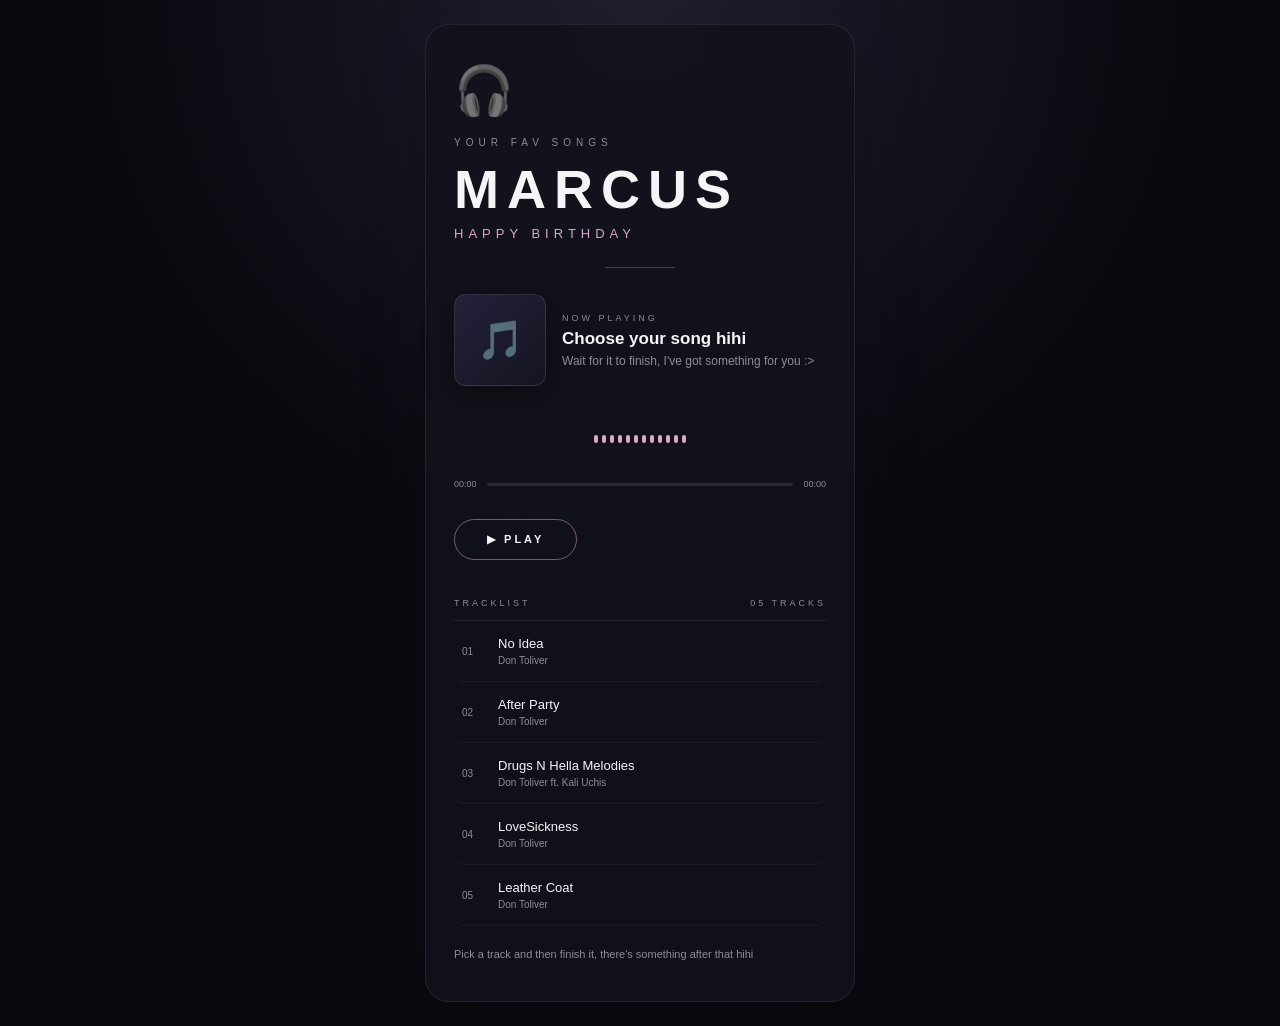
<file: index.html>
<!DOCTYPE html>
<html lang="en">
<head>
  <meta charset="UTF-8">
  <meta name="viewport" content="width=device-width, initial-scale=1.0">

  <title>Marcus   Birthday </title>

  <meta
    name="description"
    content="A little birthday mix made just for Marcus ♡"
  >
  <meta property="og:title" content="Marcus Birthday ">
  <meta
    property="og:description"
    content="A lil bday surprise for you♡"
  >
  <meta property="og:type" content="website">

  <link rel="stylesheet" href="style.css">
</head>

<body>

  <main class="player">

    <div class="headphones">🎧</div>

    <p class="small-label">YOUR FAV SONGS</p>

    <h1>MARCUS</h1>

    <p class="subtitle">HAPPY BIRTHDAY</p>

    <div class="divider"></div>

    <div class="album">

      <div class="album-art" id="albumArt">
        🎵
      </div>

      <div class="song-info">

        <p class="now-playing">NOW PLAYING</p>

        <h2 id="songTitle">
          Choose your song hihi
        </h2>

        <p id="artistName">
          Wait for it to finish, I've got something for you :>   
        </p>

      </div>

    </div>

    <div class="equalizer" id="equalizer">

      <span></span>
      <span></span>
      <span></span>
      <span></span>
      <span></span>
      <span></span>
      <span></span>
      <span></span>
      <span></span>
      <span></span>
      <span></span>
      <span></span>

    </div>

    <div class="track-info">

<span id="currentTime">00:00</span>

<div class="progress">
  <div
    class="progress-bar"
    id="progressBar"
  ></div>
</div>

<span id="duration">00:00</span>

    </div>

<button id="startButton">
  ▶ PLAY
</button>

    <audio id="audioPlayer"></audio>
    
<div id="wishArea" class="wish-area hidden">

  <div class="mic-icon">🎂</div>

  <h3>MAKE A WISH</h3>

  <p id="wishText">
    Say somethin on the mic LOL<br>
    you'll see my letter after that
  </p>

  <button id="micButton">
    START MICROPHONE
  </button>

  <div id="micStatus" class="mic-status">
    Microphone is waiting...
  </div>

</div>


<section class="tracklist">

  <div class="tracklist-header">
    <span>TRACKLIST</span>
    <span>05 TRACKS</span>
  </div>


  <div
    class="track"
    data-title="No Idea"
    data-artist="Don Toliver"
    data-number="01"
    data-audio="no-idea.mp3"
  >

    <span class="track-number">01</span>

    <div class="track-details">
      <strong>No Idea</strong>
      <small>Don Toliver</small>
    </div>

    <span class="track-play">▶</span>

  </div>


  <div
    class="track"
    data-title="After Party"
    data-artist="Don Toliver"
    data-number="02"
    data-audio="after-party.mp3"
  >

    <span class="track-number">02</span>

    <div class="track-details">
      <strong>After Party</strong>
      <small>Don Toliver</small>
    </div>

    <span class="track-play">▶</span>

  </div>


  <div
    class="track"
    data-title="Drugs N Hella Melodies"
    data-artist="Don Toliver ft. Kali Uchis"
    data-number="03"
    data-audio="drugs-n-hella-melodies.mp3"
  >

    <span class="track-number">03</span>

    <div class="track-details">
      <strong>Drugs N Hella Melodies</strong>
      <small>Don Toliver ft. Kali Uchis</small>
    </div>

    <span class="track-play">▶</span>

  </div>


  <div
    class="track"
    data-title="LoveSickness"
    data-artist="Don Toliver"
    data-number="04"
    data-audio="lovesickness.mp3"
  >

    <span class="track-number">04</span>

    <div class="track-details">
      <strong>LoveSickness</strong>
      <small>Don Toliver</small>
    </div>

    <span class="track-play">▶</span>

  </div>


  <div
    class="track"
    data-title="Leather Coat"
    data-artist="Don Toliver"
    data-number="05"
    data-audio="leather-coat.mp3"
  >

    <span class="track-number">05</span>

    <div class="track-details">
      <strong>Leather Coat</strong>
      <small>Don Toliver</small>
    </div>

    <span class="track-play">▶</span>

  </div>

</section>

    <p class="hint">
      Pick a track and then finish it, there's something after that hihi
    </p>

  </main>


  <script src="script.js"></script>

</body>
</html>
</file>
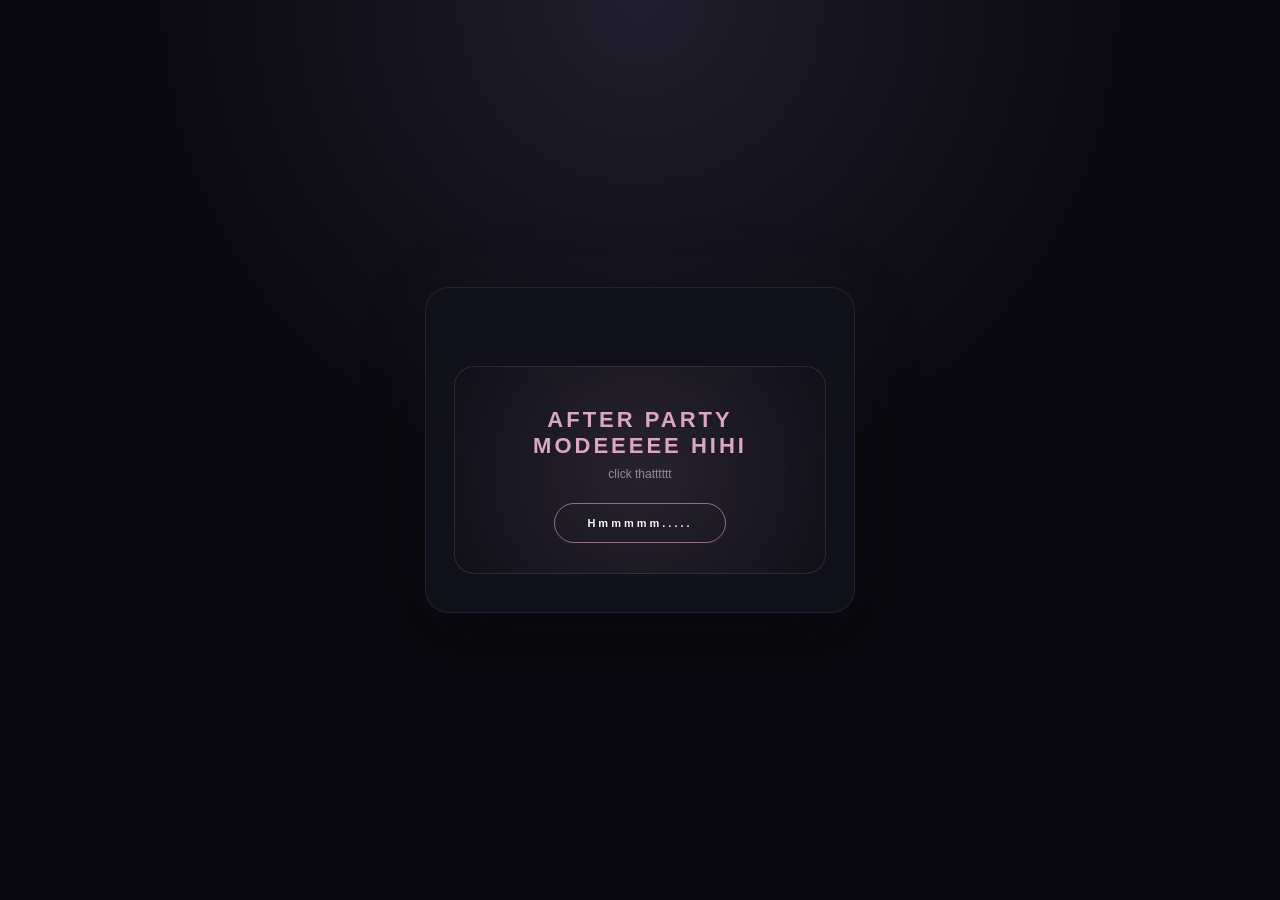
<file: after-party.html>
<!DOCTYPE html>
<html lang="en">

<head>

  <meta charset="UTF-8">

  <meta
    name="viewport"
    content="width=device-width, initial-scale=1.0"
  >

  <title> ummmm.... </title>

  <link
    rel="stylesheet"
    href="style.css"
  >

</head>


<body>

  <main class="player">


    <section
      id="afterPartySection"
      class="after-party-section"
    >

      <p class="after-party-label">
       
      </p>

      <h3>
        AFTER PARTY MODEEEEE HIHI
      </h3>

      <p class="after-party-subtitle">
        click thatttttt 
      </p>

      <button
        id="afterPartyButton"
        class="after-party-button"
      >
        Hmmmmm.....
      </button>


      <div
        id="capybaraContainer"
        class="capybara-container"
      >

        <div class="capybara">
          🦫
        </div>

        <p>
          you said that you're always hyped with this capybara meme
          HAHAHAHAHHAHAHAHAHA
        </p>

      </div>

    </section>

  </main>


  <script src="after-party.js"></script>

</body>

</html>
</file>
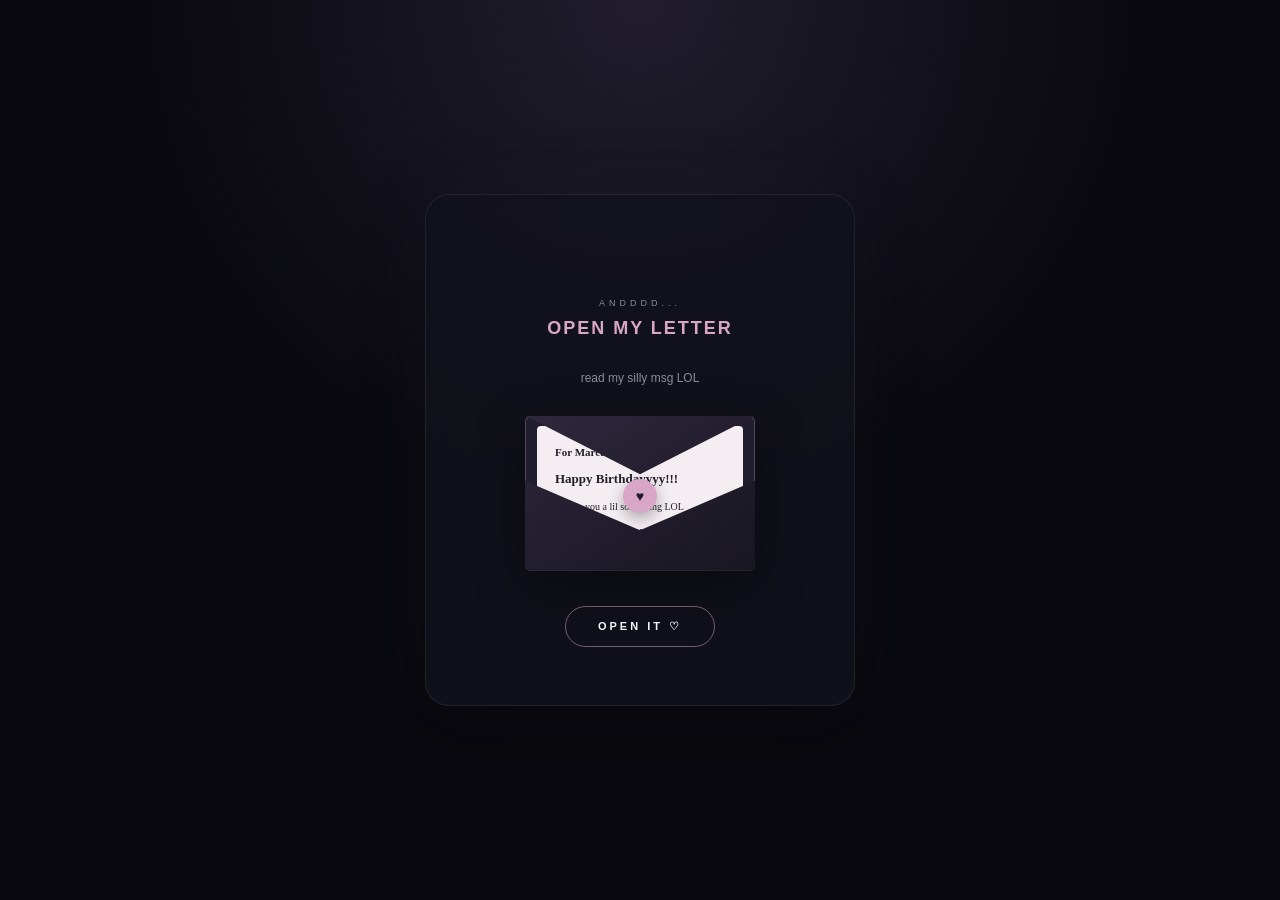
<file: letter.html>
<!DOCTYPE html>
<html lang="en">

<head>

  <meta charset="UTF-8">

  <meta
    name="viewport"
    content="width=device-width, initial-scale=1.0"
  >

  <title>For Marcus ♡</title>

  <link
    rel="stylesheet"
    href="style.css"
  >

</head>


<body>

  <main class="player">


    <section
      id="envelopeSection"
      class="envelope-section"
    >

      <div class="envelope-message">

        <p class="tiny-label">
          ANDDDD...
        </p>

        <h3>
          OPEN MY LETTER 
        </h3>

        <p>
          <br>
          read my silly msg LOL
        </p>

      </div>


      <div
        class="envelope"
        id="envelope"
      >

        <div class="envelope-back"></div>


        <div class="letter-paper">

          <div class="letter-content">

            <p class="letter-to">
              For Marcus♡
            </p>

            <h4>
              Happy Birthdayyyy!!!
            </h4>

            <p>
              I made you a lil something LOL
            </p>

            <p>
              Ts nothing crazy or anything,
              js a simple lil website I put together
              for your bday hihi
              ik you've been hella busy with school,
              work and everything else you've got goin on,
              so I'd make you something you could js
              check out whenever you get the time :>
            </p>

            <p>
              You've genuinely been a really good friend
              to me and I really appreciate all the convo
              we've had so far.
              I remembered you mentioning Don Toliver before
              sooooo I may or may not have put some of his
              songs in there.
              Had to add a lil something I knew you'd
              recognize LOL
            </p>

            <p>
              Anyway, I hope you like ittttt
              BWHAHAHAHAHAHAHAHAHAHA
              Happy birthday, Marcusss!!!
            </p>

            <p>
            P.S. Click the other button when you're done reading, I think you'll like it HAHHAHAHAHAHAHAHA
            </p>  

              
            <p class="letter-signature">
              — Ky ♡
            </p>

          </div>

        </div>


        <div class="envelope-front"></div>

        <div class="envelope-flap"></div>

        <div class="heart-seal">
          ♥
        </div>

      </div>


      <button
        id="openEnvelopeButton"
        class="open-envelope-button"
      >
        OPEN IT ♡
      </button>

<button
  id="afterPartyButton"
  class="open-envelope-button hidden"
>
  GO TO THE AFTER PARTY AHAHAHAHAHAHA
</button>
      
    </section>

  </main>


  <script src="letter.js"></script>

</body>

</html>
</file>
<file: style.css>
* {
  box-sizing: border-box;
  margin: 0;
  padding: 0;
}

:root {
  --background: #09090f;
  --card: #12121c;
  --white: #f5f5f7;
  --gray: #8d8d9a;
  --pink: #d8a7c7;
  --purple: #8f7ab8;
}

body {
  min-height: 100vh;

  background:
    radial-gradient(
      circle at top,
      rgba(143, 122, 184, 0.18),
      transparent 45%
    ),
    var(--background);

  color: var(--white);

  font-family: Arial, sans-serif;

  display: flex;
  align-items: center;
  justify-content: center;

  padding: 24px;

  overflow-x: hidden;
}

.player {
  width: 100%;
  max-width: 430px;

  padding: 38px 28px;

  background: rgba(18, 18, 28, 0.9);

  border: 1px solid rgba(255, 255, 255, 0.08);

  border-radius: 24px;

  box-shadow:
    0 20px 60px rgba(0, 0, 0, 0.45),
    0 0 80px rgba(143, 122, 184, 0.08);

  backdrop-filter: blur(12px);

  animation: appear 1s ease forwards;
}


.headphones {
  font-size: 48px;

  margin-bottom: 18px;

  animation: float 2.5s ease-in-out infinite;
}

.small-label {
  font-size: 10px;

  letter-spacing: 5px;

  color: var(--gray);

  margin-bottom: 10px;
}

h1 {
  font-size: clamp(36px, 10vw, 54px);

  letter-spacing: 8px;

  font-weight: 800;
}

.subtitle {
  margin-top: 6px;

  color: var(--pink);

  letter-spacing: 5px;

  font-size: 13px;
}

.divider {
  width: 70px;
  height: 1px;

  background: rgba(255, 255, 255, 0.2);

  margin: 26px auto;
}

.album {
  display: flex;

  align-items: center;

  gap: 16px;

  text-align: left;
}

.album-art {
  width: 92px;
  height: 92px;

  flex-shrink: 0;

  border-radius: 12px;

  display: flex;
  align-items: center;
  justify-content: center;

  font-size: 38px;

  background:
    linear-gradient(
      135deg,
      #24213b,
      #141420
    );

  border: 1px solid rgba(255, 255, 255, 0.1);

  box-shadow:
    0 8px 30px rgba(0, 0, 0, 0.4);

  transition:
    transform 0.4s ease,
    background 0.4s ease;
}

.album-art.active {
  transform: rotate(5deg) scale(1.05);
}

.song-info {
  min-width: 0;
}

.now-playing {
  font-size: 9px;

  letter-spacing: 3px;

  color: var(--gray);

  margin-bottom: 6px;
}

.song-info h2 {
  font-size: 17px;

  margin-bottom: 5px;
}

.song-info p:last-child {
  font-size: 12px;

  color: var(--gray);
}

.equalizer {
  height: 45px;

  margin: 30px auto 18px;

  display: flex;

  align-items: center;

  justify-content: center;

  gap: 4px;
}

.equalizer span {
  width: 4px;

  height: 8px;

  border-radius: 5px;

  background: var(--pink);
}

.equalizer.playing span {
  animation:
    equalize 0.7s ease-in-out infinite alternate;
}

.equalizer span:nth-child(2) {
  animation-delay: 0.1s;
}

.equalizer span:nth-child(3) {
  animation-delay: 0.25s;
}

.equalizer span:nth-child(4) {
  animation-delay: 0.15s;
}

.equalizer span:nth-child(5) {
  animation-delay: 0.35s;
}

.equalizer span:nth-child(6) {
  animation-delay: 0.2s;
}

.equalizer span:nth-child(7) {
  animation-delay: 0.4s;
}

.equalizer span:nth-child(8) {
  animation-delay: 0.15s;
}

.equalizer span:nth-child(9) {
  animation-delay: 0.3s;
}

.equalizer span:nth-child(10) {
  animation-delay: 0.45s;
}

.equalizer span:nth-child(11) {
  animation-delay: 0.25s;
}

.equalizer span:nth-child(12) {
  animation-delay: 0.5s;
}


.track-info {
  display: flex;

  align-items: center;

  gap: 10px;

  color: var(--gray);

  font-size: 9px;
}

.progress {
  height: 3px;

  flex: 1;

  background: rgba(255, 255, 255, 0.1);

  border-radius: 10px;

  overflow: hidden;
}

.progress-bar {
  width: 0%;

  height: 100%;

  background: var(--pink);

  transition: width 0.2s linear;
}


button {
  margin-top: 30px;

  padding: 13px 32px;

  border-radius: 50px;

  border: 1px solid rgba(216, 167, 199, 0.5);

  background: transparent;

  color: var(--white);

  font-size: 11px;

  font-weight: bold;

  letter-spacing: 3px;

  cursor: pointer;

  transition:
    background 0.25s ease,
    transform 0.2s ease,
    box-shadow 0.25s ease;
}

button:hover {
  background: var(--pink);

  color: #15121a;

  transform: translateY(-2px);

  box-shadow:
    0 8px 25px rgba(216, 167, 199, 0.25);
}


.tracklist {
  margin-top: 38px;

  text-align: left;
}

.tracklist-header {
  display: flex;

  justify-content: space-between;

  align-items: center;

  padding-bottom: 12px;

  border-bottom:
    1px solid rgba(255, 255, 255, 0.08);

  font-size: 9px;

  letter-spacing: 3px;

  color: var(--gray);
}

.track {
  display: flex;

  align-items: center;

  gap: 14px;

  padding: 15px 8px;

  border-bottom:
    1px solid rgba(255, 255, 255, 0.05);

  cursor: pointer;

  border-radius: 10px;

  transition:
    background 0.2s ease,
    transform 0.2s ease;
}

.track:hover {
  background: rgba(255, 255, 255, 0.04);

  transform: translateX(4px);
}

.track.active {
  background:
    rgba(216, 167, 199, 0.08);
}

.track.active .track-number,
.track.active .track-play {
  color: var(--pink);
}

.track-number {
  width: 22px;

  font-size: 10px;

  color: var(--gray);
}

.track-details {
  flex: 1;

  min-width: 0;

  display: flex;

  flex-direction: column;

  gap: 4px;
}

.track-details strong {
  font-size: 13px;

  font-weight: 500;

  white-space: nowrap;

  overflow: hidden;

  text-overflow: ellipsis;
}

.track-details small {
  font-size: 10px;

  color: var(--gray);

  white-space: nowrap;

  overflow: hidden;

  text-overflow: ellipsis;
}

.track-play {
  font-size: 10px;

  color: var(--gray);

  opacity: 0;

  transition: opacity 0.2s ease;
}

.track:hover .track-play,
.track.active .track-play {
  opacity: 1;
}


.hint {
  margin-top: 20px;

  color: var(--gray);

  font-size: 11px;

  line-height: 1.5;
}


@keyframes equalize {

  from {
    height: 5px;
  }

  to {
    height: 38px;
  }

}

@keyframes float {

  0%, 100% {
    transform: translateY(0);
  }

  50% {
    transform: translateY(-7px);
  }

}

@keyframes appear {

  from {
    opacity: 0;

    transform: translateY(20px);
  }

  to {
    opacity: 1;

    transform: translateY(0);
  }

}


@media (max-width: 420px) {

  .player {
    padding: 32px 20px;
  }

  .album-art {
    width: 78px;
    height: 78px;
  }

  .song-info h2 {
    font-size: 15px;
  }


  .envelope.open .letter-paper {
    transform:
      translateY(-105px)
      scale(1.25);
  }

  .letter-content {
    font-size: 9px;

    padding: 16px;
  }

  .letter-content h4 {
    font-size: 12px;
  }

}


.hidden {
  display: none;
}

.wish-area {
  margin-top: 30px;

  padding: 25px 18px;

  border-radius: 18px;

  background:
    rgba(216, 167, 199, 0.05);

  border:
    1px solid rgba(216, 167, 199, 0.15);

  animation: wishAppear 0.8s ease forwards;
}

.mic-icon {
  font-size: 42px;

  margin-bottom: 12px;

  animation: micFloat 1.8s ease-in-out infinite;
}

.wish-area h3 {
  font-size: 14px;

  letter-spacing: 4px;

  margin-bottom: 10px;

  color: var(--pink);
}

#wishText {
  color: var(--gray);

  font-size: 12px;

  line-height: 1.7;

  margin-bottom: 20px;
}

#micButton {
  margin-top: 0;

  font-size: 10px;
}

.mic-status {
  margin-top: 15px;

  font-size: 10px;

  color: var(--gray);

  min-height: 15px;
}

.mic-status.listening {
  color: var(--pink);

  animation: pulseText 1s ease-in-out infinite;
}

.mic-status.success {
  color: var(--pink);

  font-weight: bold;
}

@keyframes wishAppear {

  from {
    opacity: 0;

    transform: translateY(15px);
  }

  to {
    opacity: 1;

    transform: translateY(0);
  }

}

@keyframes micFloat {

  0%, 100% {
    transform: translateY(0);
  }

  50% {
    transform: translateY(-6px);
  }

}

@keyframes pulseText {

  0%, 100% {
    opacity: 0.5;
  }

  50% {
    opacity: 1;
  }

}


.envelope-section {
  margin-top: 35px;

  padding: 30px 15px 20px;

  text-align: center;

  animation: envelopeSectionAppear 1s ease forwards;
}

.envelope-message {
  margin-bottom: 28px;
}

.tiny-label {
  font-size: 9px;

  letter-spacing: 4px;

  color: var(--gray);

  margin-bottom: 10px;
}

.envelope-message h3 {
  font-size: 18px;

  letter-spacing: 2px;

  margin-bottom: 10px;

  color: var(--pink);
}

.envelope-message > p:last-child {
  color: var(--gray);

  font-size: 12px;

  line-height: 1.6;
}


.envelope {
  position: relative;

  width: 230px;
  height: 155px;

  margin: 0 auto;

  cursor: pointer;

  perspective: 800px;

  filter:
    drop-shadow(
      0 15px 25px rgba(0, 0, 0, 0.4)
    );

  animation: envelopeFloat 3s ease-in-out infinite;
}


.envelope-back {
  position: absolute;

  inset: 0;

  background: #201d2d;

  border:
    1px solid rgba(216, 167, 199, 0.3);

  border-radius: 6px;
}


.letter-paper {
  position: absolute;

  left: 12px;
  right: 12px;

  bottom: 10px;

  height: 135px;

  background: #f4edf2;

  color: #24202a;

  border-radius: 4px;

  z-index: 1;

  transition:
    transform 0.8s ease;

  overflow: hidden;
}

.letter-content {
  padding: 18px 18px 20px;

  text-align: left;

  height: 100%;

  overflow-y: auto;

  font-family: Georgia, serif;

  font-size: 10px;

  line-height: 1.5;
}

.letter-to {
  font-size: 11px;

  margin-bottom: 10px;

  font-weight: bold;
}

.letter-content h4 {
  font-size: 13px;

  margin-bottom: 10px;
}

.letter-content p {
  margin-bottom: 9px;
}

.letter-signature {
  text-align: right;

  margin-top: 14px;

  font-style: italic;
}


.envelope-front {
  position: absolute;

  left: 0;
  right: 0;
  bottom: 0;

  height: 90px;

  background:
    linear-gradient(
      145deg,
      #282235,
      #181621
    );

  clip-path:
    polygon(
      0 0,
      50% 55%,
      100% 0,
      100% 100%,
      0 100%
    );

  border-radius: 0 0 6px 6px;

  z-index: 3;
}


.envelope-flap {
  position: absolute;

  top: 0;
  left: 0;

  width: 100%;
  height: 90px;

  background:
    linear-gradient(
      145deg,
      #30283e,
      #1c1927
    );

  clip-path:
    polygon(
      0 0,
      100% 0,
      50% 65%
    );

  transform-origin: top center;

  transition:
    transform 0.8s ease;

  z-index: 4;
}


.heart-seal {
  position: absolute;

  left: 50%;
  top: 52%;

  transform:
    translate(-50%, -50%);

  width: 34px;
  height: 34px;

  display: flex;

  align-items: center;
  justify-content: center;

  border-radius: 50%;

  background: var(--pink);

  color: #201a24;

  font-size: 14px;

  z-index: 5;

  box-shadow:
    0 5px 15px rgba(0, 0, 0, 0.3);

  transition:
    opacity 0.3s ease,
    transform 0.3s ease;
}


.envelope.open {
  animation: none;
}

.envelope.open .envelope-flap {
  transform: rotateX(180deg);

  z-index: 0;
}

.envelope.open .heart-seal {
  opacity: 0;

  transform:
    translate(-50%, -50%)
    scale(0.5);
}

.envelope.open .letter-paper {
  transform:
    translateY(-110px)
    scale(1.35);

  z-index: 6;
}
.envelope-section {
  position: relative;
}

.envelope.open {
  margin-bottom: 150px;
}


.open-envelope-button {
  margin-top: 35px;

  opacity: 0;

  animation:
    buttonAppear 1s ease 0.8s forwards;
}


@keyframes envelopeSectionAppear {

  from {
    opacity: 0;

    transform:
      translateY(30px)
      scale(0.96);
  }

  to {
    opacity: 1;

    transform:
      translateY(0)
      scale(1);
  }

}

@keyframes envelopeFloat {

  0%, 100% {
    transform:
      translateY(0);
  }

  50% {
    transform:
      translateY(-8px);
  }

}

@keyframes buttonAppear {

  from {
    opacity: 0;

    transform:
      translateY(10px);
  }

  to {
    opacity: 1;

    transform:
      translateY(0);
  }

}

.after-party-section {
  margin-top: 40px;

  padding: 30px 20px;

  text-align: center;

  border-radius: 20px;

  background:
    radial-gradient(
      circle at center,
      rgba(216, 167, 199, 0.12),
      rgba(18, 18, 28, 0.4)
    );

  border:
    1px solid rgba(216, 167, 199, 0.15);

  animation:
    afterPartyAppear 1s ease forwards;
}

.after-party-label {
  font-size: 9px;

  letter-spacing: 4px;

  color: var(--gray);

  margin-bottom: 10px;
}

.after-party-section h3 {
  font-size: 22px;

  letter-spacing: 3px;

  color: var(--pink);

  margin-bottom: 8px;
}

.after-party-subtitle {
  color: var(--gray);

  font-size: 12px;

  margin-bottom: 22px;
}

.after-party-button {
  margin-top: 0;

  border-color:
    rgba(216, 167, 199, 0.6);
}

.capybara-container {
  display: none;

  margin-top: 25px;
}

.capybara-container.show {
  display: block;

  animation:
    capybaraAppear 0.8s ease forwards;
}

.capybara {
  font-size: 90px;

  line-height: 1;

  animation:
    capybaraBounce 0.55s ease-in-out infinite alternate;
}

.capybara-container p {
  margin-top: 12px;

  color: var(--pink);

  font-size: 13px;

  font-weight: bold;

  letter-spacing: 2px;
}


@keyframes afterPartyAppear {

  from {
    opacity: 0;

    transform:
      translateY(20px)
      scale(0.96);
  }

  to {
    opacity: 1;

    transform:
      translateY(0)
      scale(1);
  }

}

@keyframes capybaraAppear {

  from {
    opacity: 0;

    transform:
      scale(0.3)
      rotate(-15deg);
  }

  to {
    opacity: 1;

    transform:
      scale(1)
      rotate(0);
  }

}

@keyframes capybaraBounce {

  from {
    transform:
      translateY(0)
      rotate(-4deg);
  }

  to {
    transform:
      translateY(-18px)
      rotate(4deg);
  }

}
</file>
